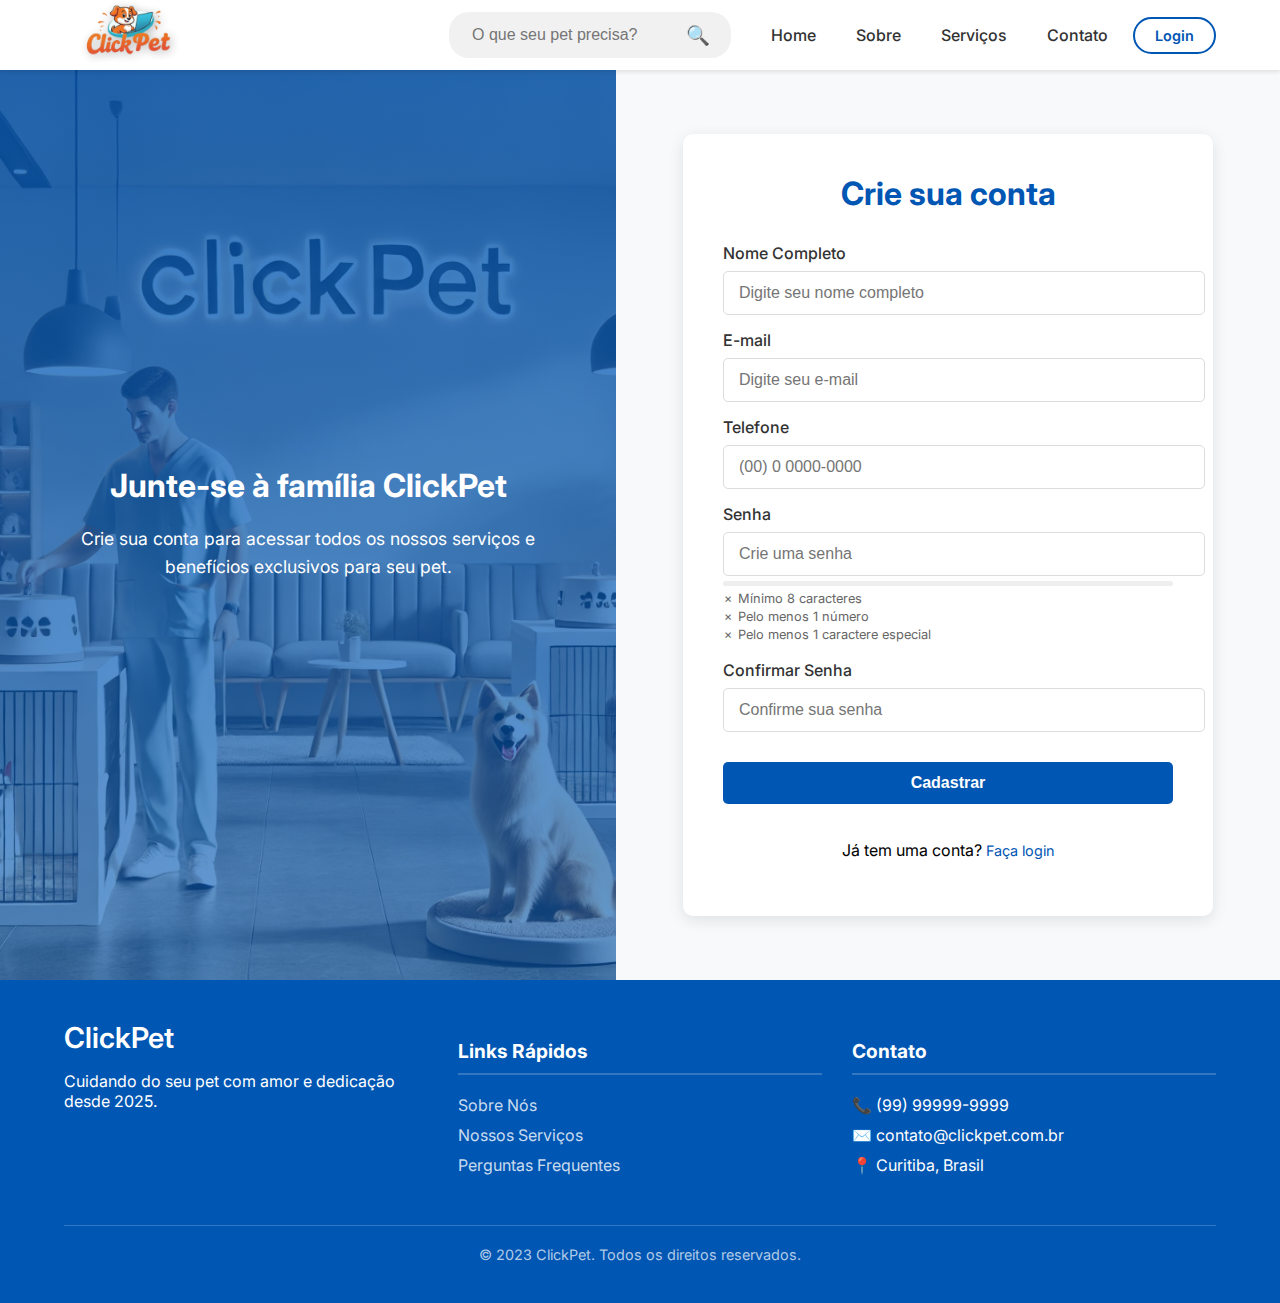
<file: cadastro.html>
<!DOCTYPE html>
<html lang="pt-BR">

<head>
    <meta charset="UTF-8">
    <meta name="viewport" content="width=device-width, initial-scale=1.0">
    <title>ClickPet - Cadastre-se</title>
    <link rel="stylesheet" href="style.css">
    <link rel="icon" type="image/x-icon" href="images/logoCachorroSemFundo.png">
</head>

<body>
    <header>
        <div class="header-container">
            <img src="images/logoSemFundo.png" alt="ClickPet Logo" class="logo">
            <div class="search-container"></div>
            <form class="search-bar">
                <input type="text" placeholder="O que seu pet precisa?" />
                <button type="submit">🔍</button>
            </form>
            <nav>
                <ul>
                    <li><a href="index.html">Home</a></li>
                    <li><a href="sobre.html">Sobre</a></li>
                    <li><a href="servico.html">Serviços</a></li>
                    <li><a href="contato.html">Contato</a></li>
                </ul>
            </nav>
            <a href="login.html" class="login-btn">Login</a>
        </div>
    </header>

    <div class="register-page">
        <div class="register-hero">
            <div class="hero-content">
                <h2>Junte-se à família ClickPet</h2>
                <p>Crie sua conta para acessar todos os nossos serviços e benefícios exclusivos para seu pet.</p>
            </div>
        </div>
        <div class="register-container">
            <div class="register-form-container">
                <h1>Crie sua conta</h1>
                <form class="register-form" id="registerForm">
                    <div class="form-group">
                        <label for="nome">Nome Completo</label>
                        <input type="text" id="nome" placeholder="Digite seu nome completo" required>
                        <div class="error-message" id="nomeError">Por favor, insira seu nome completo</div>
                    </div>
                    <div class="form-group">
                        <label for="email">E-mail</label>
                        <input type="email" id="email" placeholder="Digite seu e-mail" required>
                        <div class="error-message" id="emailError">Por favor, insira um e-mail válido</div>
                    </div>
                    <div class="form-group">
                        <label for="telefone">Telefone</label>
                        <input type="tel" id="telefone" placeholder="(00) 0 0000-0000" maxlength="16">
                        <div class="error-message" id="telefoneError">Por favor, insira um telefone válido (ex: (99) 9
                            9999-9999)</div>
                    </div>
                    <div class="form-group">
                        <label for="senha">Senha</label>
                        <input type="password" id="senha" placeholder="Crie uma senha" required>
                        <div class="password-strength">
                            <div class="password-strength-bar" id="passwordStrengthBar"></div>
                        </div>
                        <div class="password-requirements">
                            <div class="requirement">
                                <span class="requirement-icon" id="lengthIcon">✗</span>
                                <span>Mínimo 8 caracteres</span>
                            </div>
                            <div class="requirement">
                                <span class="requirement-icon" id="numberIcon">✗</span>
                                <span>Pelo menos 1 número</span>
                            </div>
                            <div class="requirement">
                                <span class="requirement-icon" id="specialIcon">✗</span>
                                <span>Pelo menos 1 caractere especial</span>
                            </div>
                        </div>
                        <div class="error-message" id="senhaError">A senha não atende aos requisitos</div>
                    </div>
                    <div class="form-group">
                        <label for="confirmar-senha">Confirmar Senha</label>
                        <input type="password" id="confirmar-senha" placeholder="Confirme sua senha" required>
                        <div class="error-message" id="confirmarSenhaError">As senhas não coincidem</div>
                    </div>
                    <button type="submit" class="register-btn">Cadastrar</button>
                </form>

                <div class="register-options">
                    <p>Já tem uma conta? <a href="login.html">Faça login</a></p>
                </div>
            </div>
        </div>
    </div>

    <footer style="margin-top: 0 !important;">
        <div class="footer-container">
            <div class="footer-section">
                <div class="footer-logo">ClickPet</div>
                <p>Cuidando do seu pet com amor e dedicação desde 2025.</p>
            </div>

            <div class="footer-section">
                <h3>Links Rápidos</h3>
                <ul>
                    <li><a href="sobre.html">Sobre Nós</a></li>
                    <li><a href="servico.html">Nossos Serviços</a></li>
                    <li><a href="faq.html">Perguntas Frequentes</a></li>
                </ul>
            </div>

            <div class="footer-section">
                <h3>Contato</h3>
                <ul>
                    <li>📞 (99) 99999-9999</li>
                    <li>✉️ contato@clickpet.com.br</li>
                    <li>📍 Curitiba, Brasil</li>
                </ul>
            </div>
        </div>

        <div class="copyright">
            &copy; 2023 ClickPet. Todos os direitos reservados.
        </div>
    </footer>

    <script>
        // Máscara para telefone celular brasileiro com 9 dígitos: (00) 0 0000-0000
        document.getElementById('telefone').addEventListener('input', function (e) {
            let x = e.target.value.replace(/\D/g, '').match(/(\d{0,2})(\d{0,1})(\d{0,4})(\d{0,4})/);
            e.target.value = !x[2] ? x[1] : '(' + x[1] + ') ' + x[2] + (x[3] ? ' ' + x[3] + (x[4] ? '-' + x[4] : '') : '');
        });

        // Função de validação do telefone
        function validatePhone(phone) {
            const re = /^\(\d{2}\) \d \d{4}-\d{4}$/;
            return re.test(phone);
        }

        // Validação de e-mail
        function validateEmail(email) {
            const re = /^[^\s@]+@[^\s@]+\.[^\s@]+$/;
            return re.test(email);
        }

        // Validação de senha
        function checkPasswordStrength(password) {
            let strength = 0;

            // Verifica o comprimento
            if (password.length >= 8) strength++;

            // Verifica se tem números
            if (/\d/.test(password)) strength++;

            // Verifica se tem caracteres especiais
            if (/[!@#$%^&*(),.?":{}|<>]/.test(password)) strength++;

            // Verifica se tem letras maiúsculas
            if (/[A-Z]/.test(password)) strength++;

            return strength;
        }

        // Atualiza a barra de força da senha
        document.getElementById('senha').addEventListener('input', function (e) {
            const password = e.target.value;
            const strength = checkPasswordStrength(password);
            const strengthBar = document.getElementById('passwordStrengthBar');

            // Atualiza a barra de força
            if (password.length === 0) {
                strengthBar.style.width = '0%';
                strengthBar.style.backgroundColor = '#eee';
            } else {
                const width = (strength / 4) * 100;
                strengthBar.style.width = width + '%';

                if (strength <= 1) {
                    strengthBar.style.backgroundColor = '#e74c3c'; // Vermelho
                } else if (strength === 2) {
                    strengthBar.style.backgroundColor = '#f39c12'; // Laranja
                } else if (strength === 3) {
                    strengthBar.style.backgroundColor = '#3498db'; // Azul
                } else {
                    strengthBar.style.backgroundColor = '#2ecc71'; // Verde
                }
            }

            // Atualiza os ícones de requisitos
            document.getElementById('lengthIcon').textContent = password.length >= 8 ? '✓' : '✗';
            document.getElementById('lengthIcon').className = password.length >= 8 ? 'requirement-icon requirement-met' : 'requirement-icon requirement-not-met';

            document.getElementById('numberIcon').textContent = /\d/.test(password) ? '✓' : '✗';
            document.getElementById('numberIcon').className = /\d/.test(password) ? 'requirement-icon requirement-met' : 'requirement-icon requirement-not-met';

            document.getElementById('specialIcon').textContent = /[!@#$%^&*(),.?":{}|<>]/.test(password) ? '✓' : '✗';
            document.getElementById('specialIcon').className = /[!@#$%^&*(),.?":{}|<>]/.test(password) ? 'requirement-icon requirement-met' : 'requirement-icon requirement-not-met';
        });

        // Validação do formulário
        document.getElementById('registerForm').addEventListener('submit', function (e) {
            e.preventDefault();
            let isValid = true;

            // Validação do nome
            const nome = document.getElementById('nome').value;
            const nomeError = document.getElementById('nomeError');
            if (nome.trim() === '') {
                nomeError.style.display = 'block';
                document.getElementById('nome').classList.add('input-error');
                isValid = false;
            } else {
                nomeError.style.display = 'none';
                document.getElementById('nome').classList.remove('input-error');
            }

            // Validação do e-mail
            const email = document.getElementById('email').value;
            const emailError = document.getElementById('emailError');
            if (!validateEmail(email)) {
                emailError.style.display = 'block';
                document.getElementById('email').classList.add('input-error');
                isValid = false;
            } else {
                emailError.style.display = 'none';
                document.getElementById('email').classList.remove('input-error');
            }

            // Validação da senha
            const senha = document.getElementById('senha').value;
            const senhaError = document.getElementById('senhaError');
            if (checkPasswordStrength(senha) < 3) { // Requer pelo menos 3 dos 4 critérios
                senhaError.style.display = 'block';
                document.getElementById('senha').classList.add('input-error');
                isValid = false;
            } else {
                senhaError.style.display = 'none';
                document.getElementById('senha').classList.remove('input-error');
            }

            // Validação de confirmação de senha
            const confirmarSenha = document.getElementById('confirmar-senha').value;
            const confirmarSenhaError = document.getElementById('confirmarSenhaError');
            if (senha !== confirmarSenha) {
                confirmarSenhaError.style.display = 'block';
                document.getElementById('confirmar-senha').classList.add('input-error');
                isValid = false;
            } else {
                confirmarSenhaError.style.display = 'none';
                document.getElementById('confirmar-senha').classList.remove('input-error');
            }

            // Se tudo estiver válido, pode enviar o formulário
            if (isValid) {
                alert('Cadastro realizado com sucesso!');
                // Aqui você pode adicionar o código para enviar o formulário
                // this.submit();
            }
        });

        // Validação em tempo real
        document.querySelectorAll('#registerForm input').forEach(input => {
            input.addEventListener('input', function () {
                const errorElement = document.getElementById(this.id + 'Error');
                if (errorElement) {
                    errorElement.style.display = 'none';
                    this.classList.remove('input-error');
                }
            });
        });
    </script>
</body>

</html>
</file>
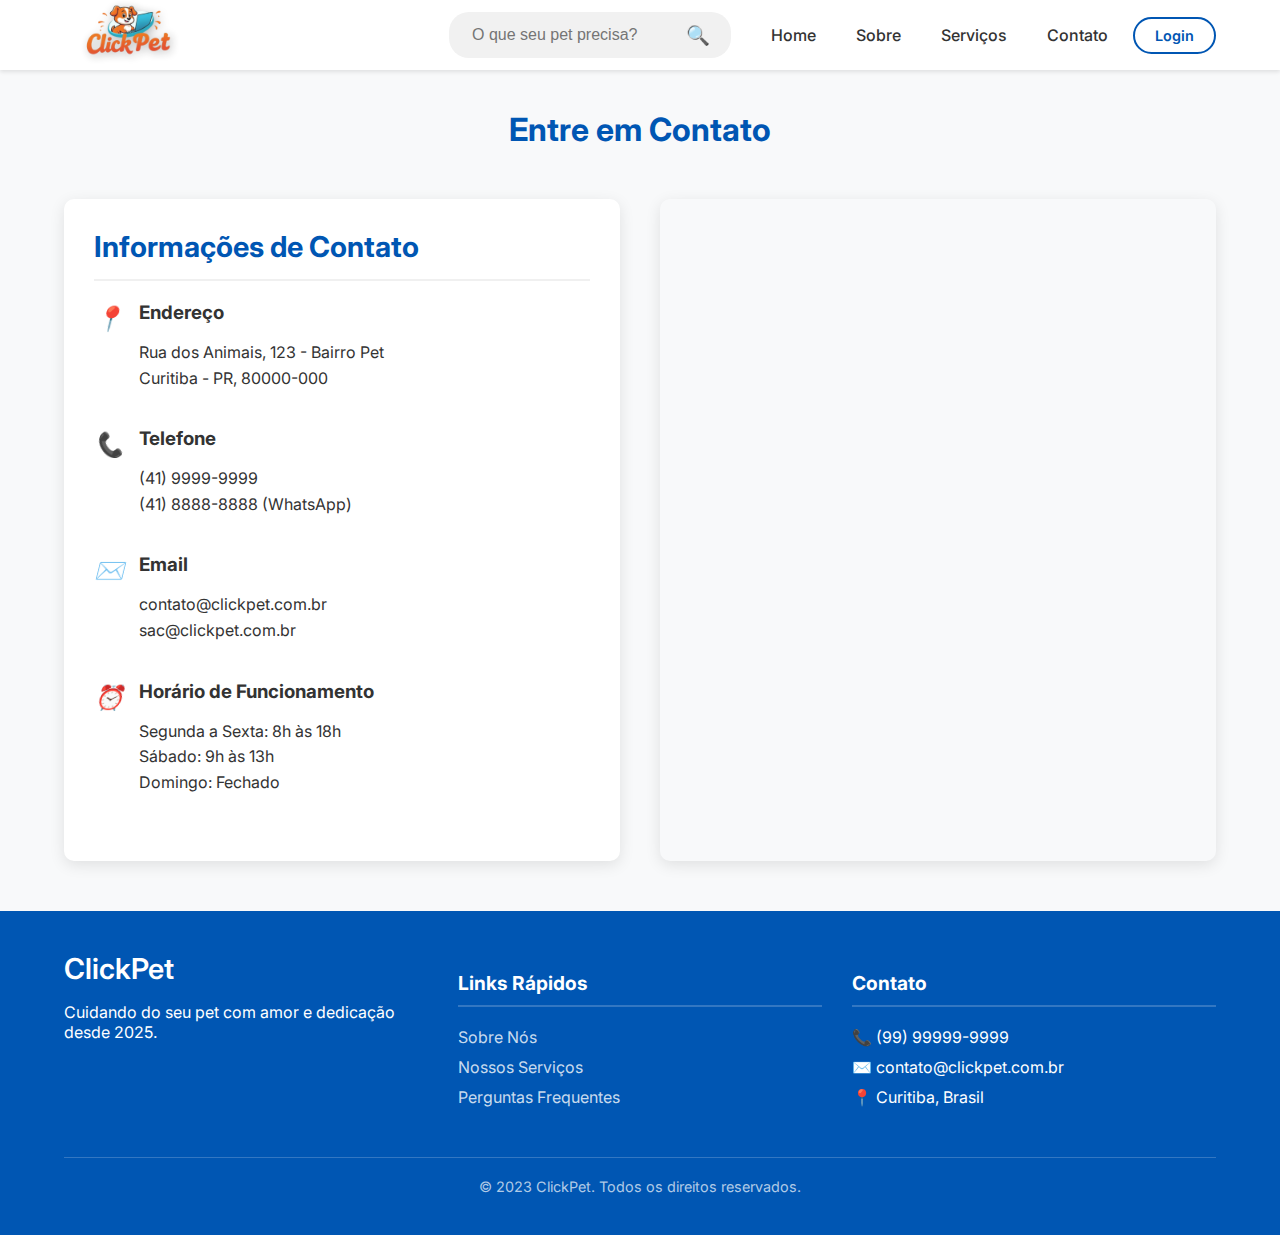
<file: contato.html>
<!DOCTYPE html>
<html lang="pt-BR">

<head>
    <meta charset="UTF-8">
    <meta name="viewport" content="width=device-width, initial-scale=1.0">
    <title>Contato - ClickPet</title>
    <link rel="stylesheet" href="style.css">
    <link rel="icon" type="image/x-icon" href="images/logoCachorroSemFundo.png">
</head>

<body>
    <header>
        <div class="header-container">
            <img src="images/logoSemFundo.png" alt="ClickPet Logo" class="logo">
            <div class="search-container"></div>
            <form class="search-bar">
                <input type="text" placeholder="O que seu pet precisa?" />
                <button type="submit">🔍</button>
            </form>
            <nav>
                <ul>
                    <li><a href="index.html">Home</a></li>
                    <li><a href="sobre.html">Sobre</a></li>
                    <li><a href="servico.html">Serviços</a></li>
                    <li><a href="contato.html">Contato</a></li>
                </ul>
            </nav>
            <a href="login.html" class="login-btn">Login</a>
        </div>
    </header>

    <main class="contato-container">
        <h1 class="title">Entre em Contato</h1>

        <div class="contato-content">
            <div class="info-contato">
                <h2>Informações de Contato</h2>

                <div class="contato-item">
                    <i>📍</i>
                    <div class="contato-text">
                        <h3>Endereço</h3>
                        <p>Rua dos Animais, 123 - Bairro Pet<br>Curitiba - PR, 80000-000</p>
                    </div>
                </div>

                <div class="contato-item">
                    <i>📞</i>
                    <div class="contato-text">
                        <h3>Telefone</h3>
                        <p>(41) 9999-9999<br>(41) 8888-8888 (WhatsApp)</p>
                    </div>
                </div>

                <div class="contato-item">
                    <i>✉️</i>
                    <div class="contato-text">
                        <h3>Email</h3>
                        <p>contato@clickpet.com.br<br>sac@clickpet.com.br</p>
                    </div>
                </div>

                <div class="contato-item">
                    <i>⏰</i>
                    <div class="contato-text">
                        <h3>Horário de Funcionamento</h3>
                        <p>Segunda a Sexta: 8h às 18h<br>Sábado: 9h às 13h<br>Domingo: Fechado</p>
                    </div>
                </div>
            </div>

            <div class="mapa">
                <iframe
                    src="https://www.google.com/maps/embed?pb=!1m18!1m12!1m3!1d3603.073392715155!2d-49.2695201!3d-25.4288547!2m3!1f0!2f0!3f0!3m2!1i1024!2i768!4f13.1!3m3!1m2!1s0x94dce4135a3a9345%3A0xbbb86cb5be4b4b3b!2sMaph%20Hotel!5e0!3m2!1spt-BR!2sbr!4v1712164549103!5m2!1spt-BR!2sbr"></iframe>
            </div>
        </div>
    </main>

    <footer>
        <div class="footer-container">
            <div class="footer-section">
                <div class="footer-logo">ClickPet</div>
                <p>Cuidando do seu pet com amor e dedicação desde 2025.</p>
            </div>

            <div class="footer-section">
                <h3>Links Rápidos</h3>
                <ul>
                    <li><a href="sobre.html">Sobre Nós</a></li>
                    <li><a href="servico.html">Nossos Serviços</a></li>
                    <li><a href="faq.html">Perguntas Frequentes</a></li>
                </ul>
            </div>

            <div class="footer-section">
                <h3>Contato</h3>
                <ul>
                    <li>📞 (99) 99999-9999</li>
                    <li>✉️ contato@clickpet.com.br</li>
                    <li>📍 Curitiba, Brasil</li>
                </ul>
            </div>
        </div>

        <div class="copyright">
            &copy; 2023 ClickPet. Todos os direitos reservados.
        </div>
    </footer>
</body>

</html>
</file>
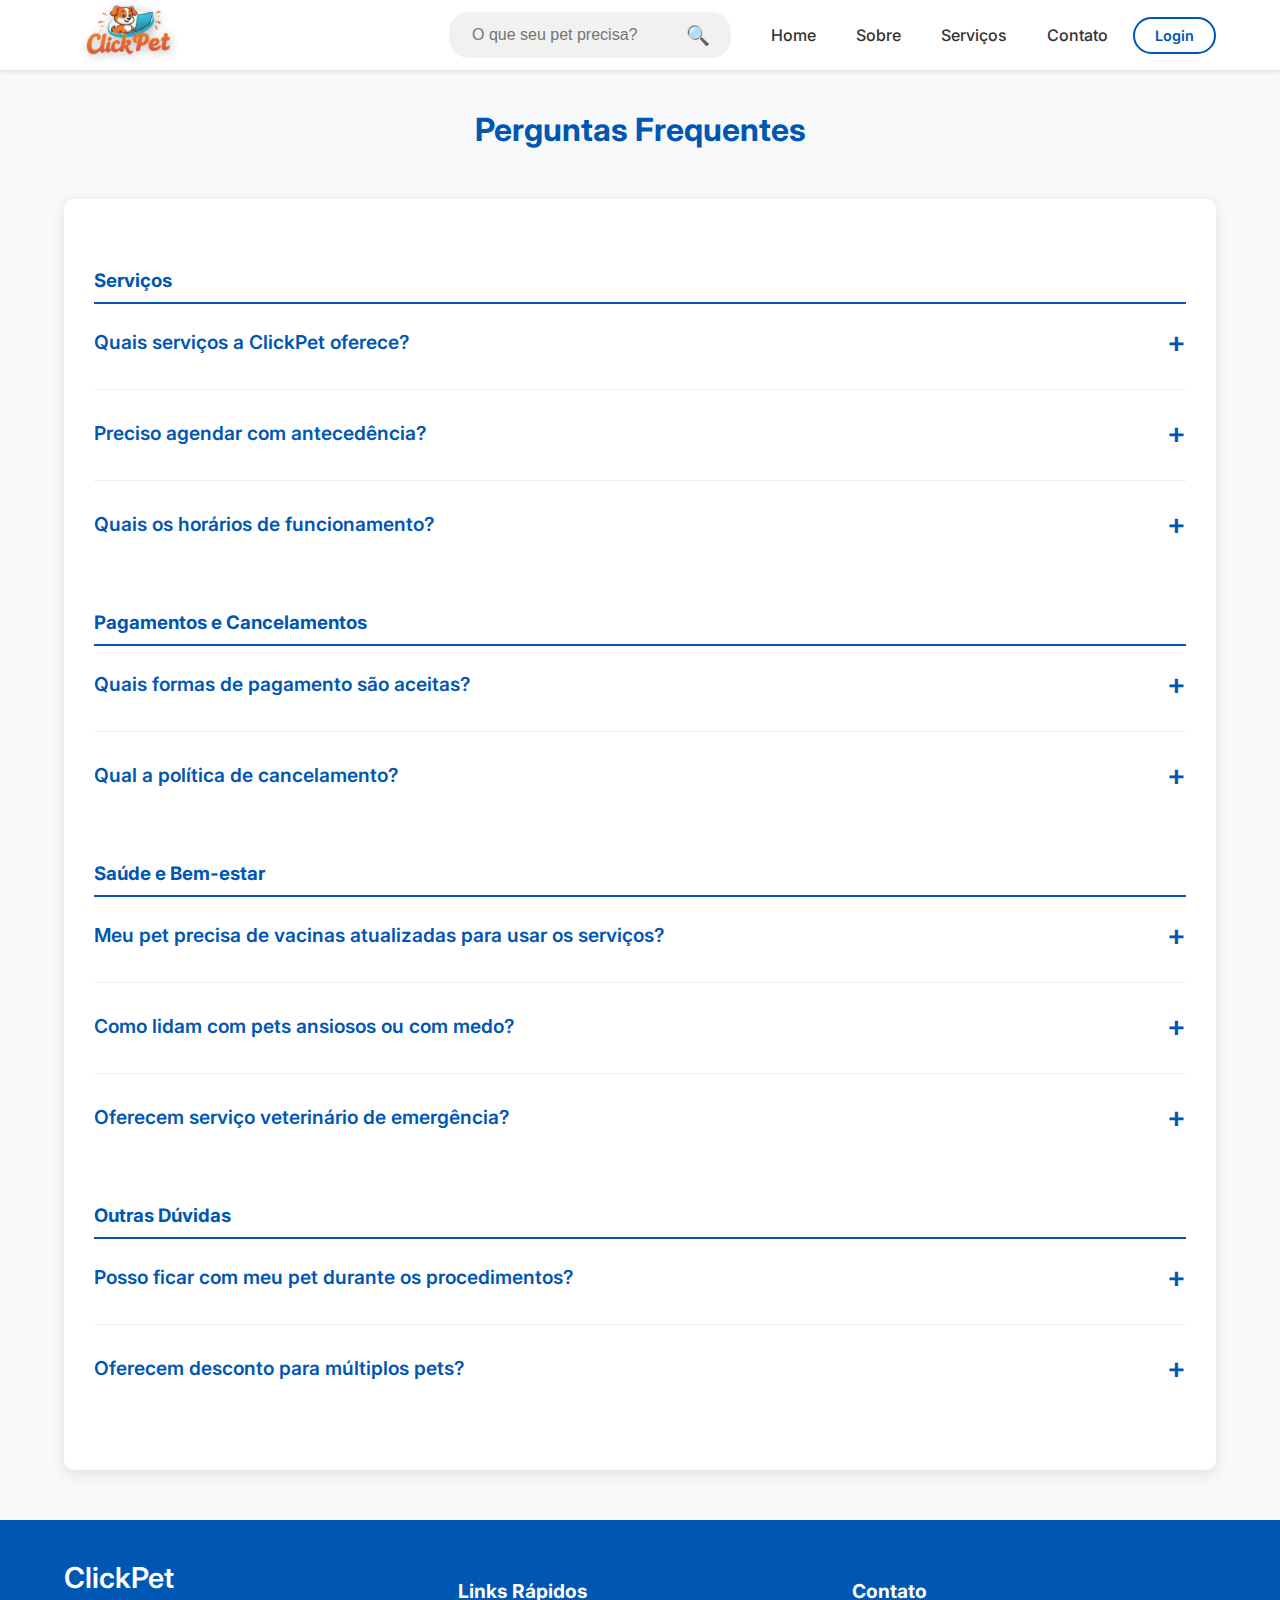
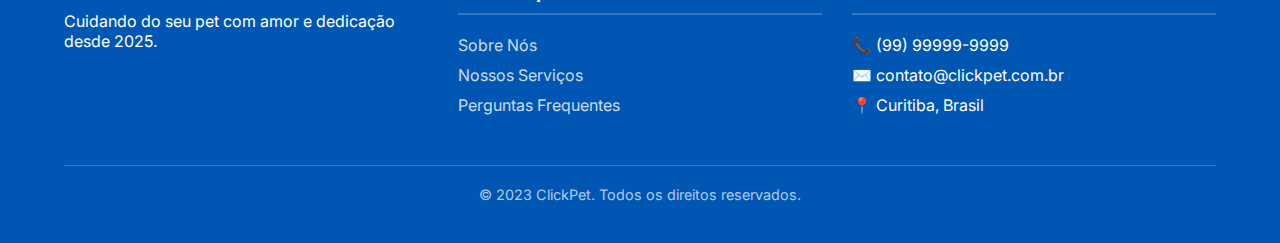
<file: faq.html>
<!DOCTYPE html>
<html lang="pt-BR">

<head>
    <meta charset="UTF-8">
    <meta name="viewport" content="width=device-width, initial-scale=1.0">
    <title>FAQ - ClickPet</title>
    <link rel="stylesheet" href="style.css">
    <link rel="icon" type="image/x-icon" href="images/logoCachorroSemFundo.png">
</head>

<body>
    <header>
        <div class="header-container">
            <img src="images/logoSemFundo.png" alt="ClickPet Logo" class="logo">
            <div class="search-container"></div>
            <form class="search-bar">
                <input type="text" placeholder="O que seu pet precisa?" />
                <button type="submit">🔍</button>
            </form>
            <nav>
                <ul>
                    <li><a href="index.html">Home</a></li>
                    <li><a href="sobre.html">Sobre</a></li>
                    <li><a href="servico.html">Serviços</a></li>
                    <li><a href="contato.html">Contato</a></li>
                </ul>
            </nav>
            <a href="login.html" class="login-btn">Login</a>
        </div>
    </header>

    <main>
        <section class="faq-container">
            <h1 class="title">Perguntas Frequentes
            </h1>
            <div class="faq-content">
                <div class="faq-category">
                    <h3>Serviços</h3>

                    <div class="faq-item">
                        <div class="faq-question">Quais serviços a ClickPet oferece?</div>
                        <div class="faq-answer">
                            <p>Oferecemos banho e tosa profissional, consultas veterinárias, hospedagem para pets,
                                adestramento básico e venda de produtos de qualidade para seu animal de estimação.</p>
                        </div>
                    </div>

                    <div class="faq-item">
                        <div class="faq-question">Preciso agendar com antecedência?</div>
                        <div class="faq-answer">
                            <p>Recomendamos agendar com pelo menos 24h de antecedência para garantir disponibilidade,
                                especialmente para fins de semana e feriados. Para emergências veterinárias, atendemos
                                sem agendamento.</p>
                        </div>
                    </div>

                    <div class="faq-item">
                        <div class="faq-question">Quais os horários de funcionamento?</div>
                        <div class="faq-answer">
                            <p>Funcionamos de segunda a sexta das 8h às 18h, e aos sábados das 9h às 13h. O hotel para
                                pets funciona 24h para hóspedes.</p>
                        </div>
                    </div>
                </div>

                <div class="faq-category">
                    <h3>Pagamentos e Cancelamentos</h3>

                    <div class="faq-item">
                        <div class="faq-question">Quais formas de pagamento são aceitas?</div>
                        <div class="faq-answer">
                            <p>Aceitamos cartões de crédito (todas as bandeiras), débito, PIX, transferência bancária e
                                dinheiro.</p>
                        </div>
                    </div>

                    <div class="faq-item">
                        <div class="faq-question">Qual a política de cancelamento?</div>
                        <div class="faq-answer">
                            <p>Para cancelar sem multa, notifique com pelo menos 12h de antecedência. Cancelamentos em
                                cima da hora podem ser cobrados em 50% do valor do serviço.</p>
                        </div>
                    </div>
                </div>

                <div class="faq-category">
                    <h3>Saúde e Bem-estar</h3>

                    <div class="faq-item">
                        <div class="faq-question">Meu pet precisa de vacinas atualizadas para usar os serviços?</div>
                        <div class="faq-answer">
                            <p>Sim, para a segurança de todos os animais, exigimos a carteirinha de vacinação
                                atualizada, especialmente para banho, tosa e hospedagem.</p>
                        </div>
                    </div>

                    <div class="faq-item">
                        <div class="faq-question">Como lidam com pets ansiosos ou com medo?</div>
                        <div class="faq-answer">
                            <p>Nossos profissionais são treinados para lidar com animais ansiosos. Usamos técnicas de
                                aproximação gradual, ambientes tranquilos e, quando necessário, podemos recomendar
                                auxílio de um veterinário comportamental.</p>
                        </div>
                    </div>

                    <div class="faq-item">
                        <div class="faq-question">Oferecem serviço veterinário de emergência?</div>
                        <div class="faq-answer">
                            <p>Sim, temos plantão 24h para emergências veterinárias. Entre em contato pelo telefone (99)
                                99999-9999 em caso de urgências.</p>
                        </div>
                    </div>
                </div>

                <div class="faq-category">
                    <h3>Outras Dúvidas</h3>

                    <div class="faq-item">
                        <div class="faq-question">Posso ficar com meu pet durante os procedimentos?</div>
                        <div class="faq-answer">
                            <p>Na maioria dos casos sim, exceto durante exames ou procedimentos que exigem concentração
                                do veterinário. Para banho e tosa, a presença do tutor pode deixar alguns animais mais
                                agitados.</p>
                        </div>
                    </div>

                    <div class="faq-item">
                        <div class="faq-question">Oferecem desconto para múltiplos pets?</div>
                        <div class="faq-answer">
                            <p>Sim, oferecemos 15% de desconto no segundo pet e 20% a partir do terceiro pet da mesma
                                família para serviços de banho, tosa e hospedagem.</p>
                        </div>
                    </div>
                </div>
            </div>
        </section>
    </main>

    <footer>
        <div class="footer-container">
            <div class="footer-section">
                <div class="footer-logo">ClickPet</div>
                <p>Cuidando do seu pet com amor e dedicação desde 2025.</p>
            </div>

            <div class="footer-section">
                <h3>Links Rápidos</h3>
                <ul>
                    <li><a href="sobre.html">Sobre Nós</a></li>
                    <li><a href="servico.html">Nossos Serviços</a></li>
                    <li><a href="faq.html">Perguntas Frequentes</a></li>
                </ul>
            </div>

            <div class="footer-section">
                <h3>Contato</h3>
                <ul>
                    <li>📞 (99) 99999-9999</li>
                    <li>✉️ contato@clickpet.com.br</li>
                    <li>📍 Curitiba, Brasil</li>
                </ul>
            </div>
        </div>

        <div class="copyright">
            &copy; 2023 ClickPet. Todos os direitos reservados.
        </div>
    </footer>

    <script>
        document.querySelectorAll('.faq-question').forEach(question => {
            question.addEventListener('click', () => {
                const answer = question.nextElementSibling;
                const isActive = question.classList.contains('active');

                document.querySelectorAll('.faq-question').forEach(q => {
                    q.classList.remove('active');
                    q.nextElementSibling.classList.remove('show');
                });

                if (!isActive) {
                    question.classList.add('active');
                    answer.classList.add('show');
                }
            });
        });
    </script>
</body>

</html>
</file>
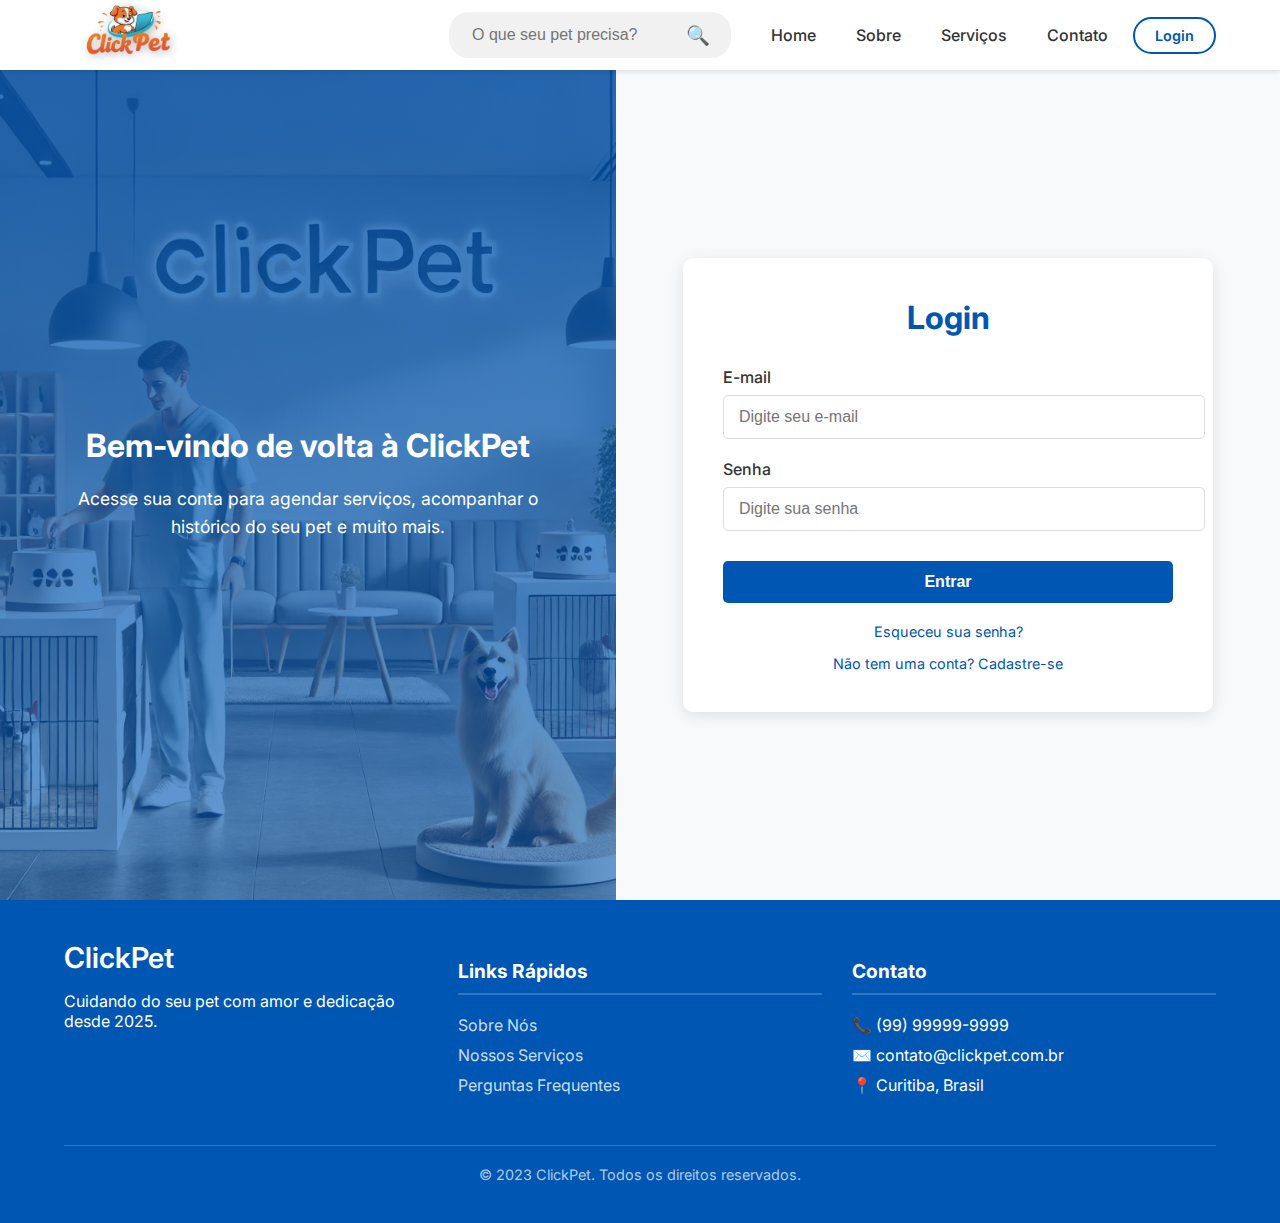
<file: login.html>
<!DOCTYPE html>
<html lang="pt-BR">

<head>
    <meta charset="UTF-8">
    <meta name="viewport" content="width=device-width, initial-scale=1.0">
    <title>ClickPet - Login</title>
    <link rel="stylesheet" href="style.css">
    <link rel="icon" type="image/x-icon" href="images/logoCachorroSemFundo.png">
</head>

<body>
    <header>
        <div class="header-container">
            <img src="images/logoSemFundo.png" alt="ClickPet Logo" class="logo">
            <div class="search-container"></div>
            <form class="search-bar">
                <input type="text" placeholder="O que seu pet precisa?" />
                <button type="submit">🔍</button>
            </form>
            <nav>
                <ul>
                    <li><a href="index.html">Home</a></li>
                    <li><a href="sobre.html">Sobre</a></li>
                    <li><a href="servico.html">Serviços</a></li>
                    <li><a href="contato.html">Contato</a></li>
                </ul>
            </nav>
            <a href="login.html" class="login-btn">Login</a>
        </div>
    </header>

    <div class="login-page">
        <div class="login-hero">
            <div class="hero-content">
                <h2>Bem-vindo de volta à ClickPet</h2>
                <p>Acesse sua conta para agendar serviços, acompanhar o histórico do seu pet e muito mais.</p>
            </div>
        </div>
        <div class="login-container">
            <div class="login-form-container">
                <h1>Login</h1>
                <form class="login-form">
                    <div class="form-group">
                        <label for="email">E-mail</label>
                        <input type="email" id="email" placeholder="Digite seu e-mail" required>
                    </div>
                    <div class="form-group">
                        <label for="senha">Senha</label>
                        <input type="password" id="senha" placeholder="Digite sua senha" required>
                    </div>
                    <button type="submit" class="login-btn-2">Entrar</button>
                </form>

                <div class="login-options">
                    <a href="#">Esqueceu sua senha?</a>
                    <a href="cadastro.html">Não tem uma conta? Cadastre-se</a>
                </div>
            </div>
        </div>
    </div>

    <footer style="margin-top: 0 !important;">
        <div class="footer-container">
            <div class="footer-section">
                <div class="footer-logo">ClickPet</div>
                <p>Cuidando do seu pet com amor e dedicação desde 2025.</p>
            </div>

            <div class="footer-section">
                <h3>Links Rápidos</h3>
                <ul>
                    <li><a href="sobre.html">Sobre Nós</a></li>
                    <li><a href="servico.html">Nossos Serviços</a></li>
                    <li><a href="faq.html">Perguntas Frequentes</a></li>
                </ul>
            </div>

            <div class="footer-section">
                <h3>Contato</h3>
                <ul>
                    <li>📞 (99) 99999-9999</li>
                    <li>✉️ contato@clickpet.com.br</li>
                    <li>📍 Curitiba, Brasil</li>
                </ul>
            </div>
        </div>

        <div class="copyright">
            &copy; 2023 ClickPet. Todos os direitos reservados.
        </div>
    </footer>
</body>

</html>
</file>
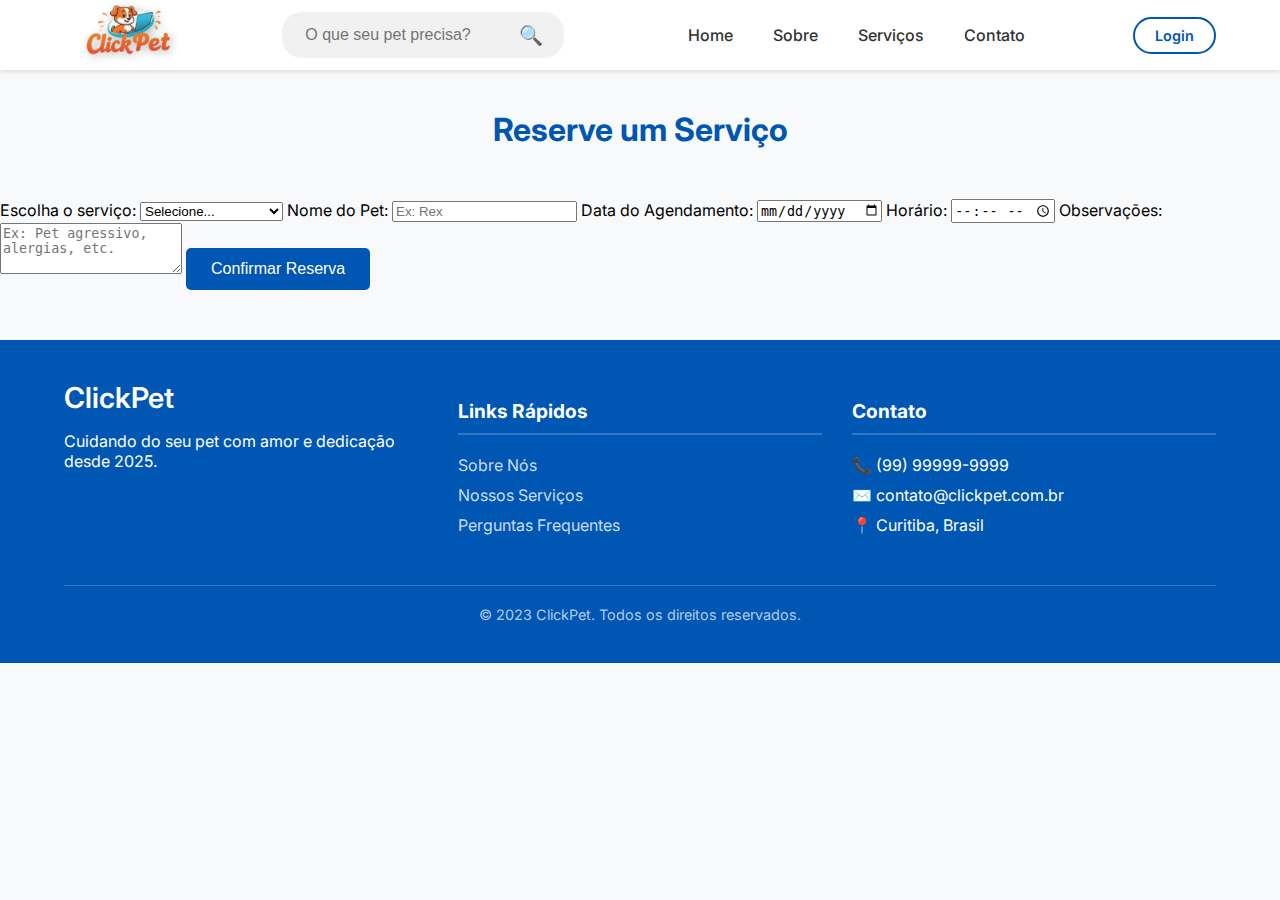
<file: reserva.html>
<!DOCTYPE html>
<html lang="pt-BR">
<head>
    <meta charset="UTF-8">
    <meta name="viewport" content="width=device-width, initial-scale=1.0">
    <title>Reserva de Serviços - ClickPet</title>
    <link rel="stylesheet" href="style.css">
    <link rel="icon" type="image/x-icon" href="images/logoCachorroSemFundo.png">
</head>
<body>
    <header>
        <div class="header-container">
            <img src="images/logoSemFundo.png" alt="ClickPet Logo" class="logo">
            <form class="search-bar">
                <input type="text" placeholder="O que seu pet precisa?" />
                <button type="submit">🔍</button>
            </form>
            <nav>
                <ul>
                    <li><a href="index.html">Home</a></li>
                    <li><a href="sobre.html">Sobre</a></li>
                    <li><a href="servico.html">Serviços</a></li>
                    <li><a href="contato.html">Contato</a></li>
                </ul>
            </nav>
            <a href="login.html" class="login-btn">Login</a>
        </div>
    </header>

    <main class="reserva-container">
        <h1 class="title">Reserve um Serviço</h1>
        <form class="reserva-form" action="#" method="POST">
            <label for="servico">Escolha o serviço:</label>
            <select id="servico" name="servico" required>
                <option value="">Selecione...</option>
                <option value="banho">Banho Completo</option>
                <option value="tosa">Tosa Higiênica</option>
                <option value="veterinario">Consulta Veterinária</option>
            </select>

            <label for="pet-nome">Nome do Pet:</label>
            <input type="text" id="pet-nome" name="pet-nome" required placeholder="Ex: Rex">

            <label for="data">Data do Agendamento:</label>
            <input type="date" id="data" name="data" required>

            <label for="hora">Horário:</label>
            <input type="time" id="hora" name="hora" required>

            <label for="observacoes">Observações:</label>
            <textarea id="observacoes" name="observacoes" rows="3" placeholder="Ex: Pet agressivo, alergias, etc."></textarea>

            <button type="submit" class="btn-reserva">Confirmar Reserva</button>
        </form>
    </main>

    <footer>
        <div class="footer-container">
            <div class="footer-section">
                <div class="footer-logo">ClickPet</div>
                <p>Cuidando do seu pet com amor e dedicação desde 2025.</p>
            </div>
            <div class="footer-section">
                <h3>Links Rápidos</h3>
                <ul>
                    <li><a href="sobre.html">Sobre Nós</a></li>
                    <li><a href="servico.html">Nossos Serviços</a></li>
                    <li><a href="faq.html">Perguntas Frequentes</a></li>
                </ul>
            </div>
            <div class="footer-section">
                <h3>Contato</h3>
                <ul>
                    <li>📞 (99) 99999-9999</li>
                    <li>✉️ contato@clickpet.com.br</li>
                    <li>📍 Curitiba, Brasil</li>
                </ul>
            </div>
        </div>
        <div class="copyright">
            &copy; 2023 ClickPet. Todos os direitos reservados.
        </div>
    </footer>
    <script>
        window.addEventListener('DOMContentLoaded', function() {
            const params = new URLSearchParams(window.location.search);
            const servico = params.get('servico');
            if (servico) {
                document.getElementById('servico').value = servico;
            }
        });
    </script>
</body>
</html>
</file>
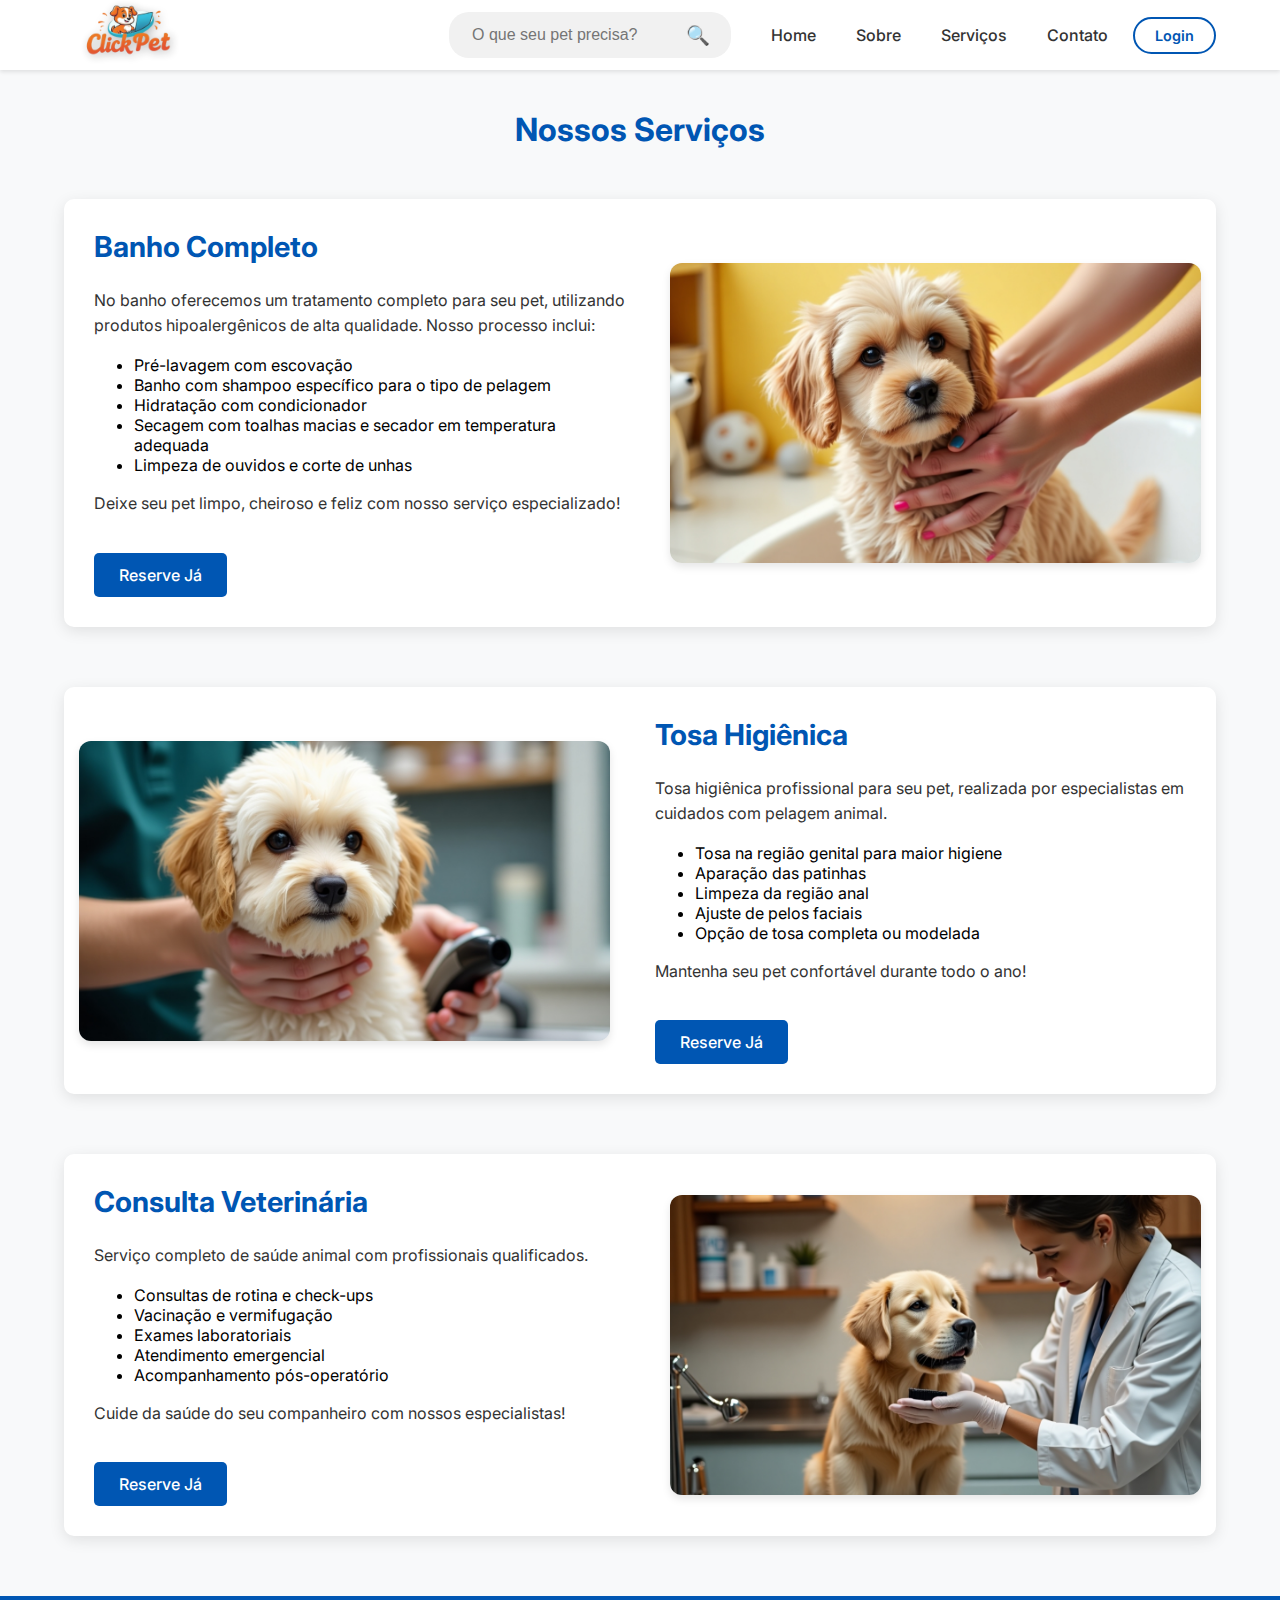
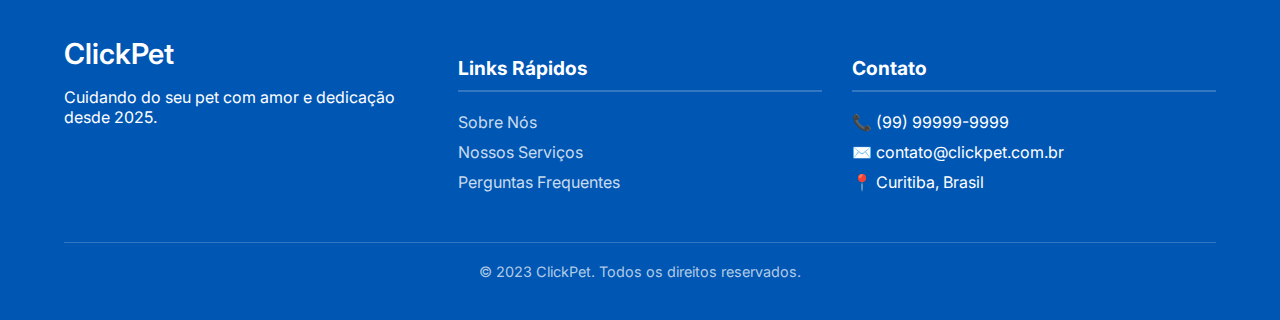
<file: servico.html>
<!DOCTYPE html>
<html lang="pt-BR">

<head>
    <meta charset="UTF-8">
    <meta name="viewport" content="width=device-width, initial-scale=1.0">
    <title>Serviços - ClickPet</title>
    <link rel="stylesheet" href="style.css">
    <link rel="icon" type="image/x-icon" href="images/logoCachorroSemFundo.png">
</head>

<bod<header>
    <div class="header-container">
        <img src="images/logoSemFundo.png" alt="ClickPet Logo" class="logo">
        <div class="search-container"></div>
        <form class="search-bar">
            <input type="text" placeholder="O que seu pet precisa?" />
            <button type="submit">🔍</button>
        </form>
        <nav>
            <ul>
                <li><a href="index.html">Home</a></li>
                <li><a href="sobre.html">Sobre</a></li>
                <li><a href="servico.html">Serviços</a></li>
                <li><a href="contato.html">Contato</a></li>
            </ul>
        </nav>
        <a href="login.html" class="login-btn">Login</a>
    </div>
    </header>

    <main class="servicos-container">
        <h1 class="title">Nossos Serviços</h1>

        <!-- Serviço 1 - Banho -->
        <div class="servico">
            <div class="servico-imagem" style="background-image: url('images/cachorro.png');"></div>
            <div class="servico-conteudo">
                <h2>Banho Completo</h2>
                <p>No banho oferecemos um tratamento completo para seu pet, utilizando produtos hipoalergênicos de alta
                    qualidade. Nosso processo inclui:</p>
                <ul>
                    <li>Pré-lavagem com escovação</li>
                    <li>Banho com shampoo específico para o tipo de pelagem</li>
                    <li>Hidratação com condicionador</li>
                    <li>Secagem com toalhas macias e secador em temperatura adequada</li>
                    <li>Limpeza de ouvidos e corte de unhas</li>
                </ul>
                <p>Deixe seu pet limpo, cheiroso e feliz com nosso serviço especializado!</p>
                <a href="reserva.html?servico=banho" class="btn-reserva">Reserve Já</a>
            </div>
        </div>

        <!-- Serviço 2 - Tosa -->
        <div class="servico">
            <div class="servico-imagem" style="background-image: url('images/cachorroTosa.png');"></div>
            <div class="servico-conteudo">
                <h2>Tosa Higiênica</h2>
                <p>Tosa higiênica profissional para seu pet, realizada por especialistas em cuidados com pelagem animal.
                </p>
                <ul>
                    <li>Tosa na região genital para maior higiene</li>
                    <li>Aparação das patinhas</li>
                    <li>Limpeza da região anal</li>
                    <li>Ajuste de pelos faciais</li>
                    <li>Opção de tosa completa ou modelada</li>
                </ul>
                <p>Mantenha seu pet confortável durante todo o ano!</p>
                <a href="reserva.html?servico=tosa" class="btn-reserva">Reserve Já</a>
            </div>
        </div>

        <!-- Serviço 3 - Veterinário -->
        <div class="servico">
            <div class="servico-imagem" style="background-image: url('images/cachorroConsulta.png');"></div>
            <div class="servico-conteudo">
                <h2>Consulta Veterinária</h2>
                <p>Serviço completo de saúde animal com profissionais qualificados.</p>
                <ul>
                    <li>Consultas de rotina e check-ups</li>
                    <li>Vacinação e vermifugação</li>
                    <li>Exames laboratoriais</li>
                    <li>Atendimento emergencial</li>
                    <li>Acompanhamento pós-operatório</li>
                </ul>
                <p>Cuide da saúde do seu companheiro com nossos especialistas!</p>
                <a href="reserva.html?servico=veterinario" class="btn-reserva">Reserve Já</a>
            </div>
        </div>
    </main>

    <footer>
        <div class="footer-container">
            <div class="footer-section">
                <div class="footer-logo">ClickPet</div>
                <p>Cuidando do seu pet com amor e dedicação desde 2025.</p>
            </div>

            <div class="footer-section">
                <h3>Links Rápidos</h3>
                <ul>
                    <li><a href="sobre.html">Sobre Nós</a></li>
                    <li><a href="servico.html">Nossos Serviços</a></li>
                    <li><a href="faq.html">Perguntas Frequentes</a></li>
                </ul>
            </div>

            <div class="footer-section">
                <h3>Contato</h3>
                <ul>
                    <li>📞 (99) 99999-9999</li>
                    <li>✉️ contato@clickpet.com.br</li>
                    <li>📍 Curitiba, Brasil</li>
                </ul>
            </div>
        </div>

        <div class="copyright">
            &copy; 2023 ClickPet. Todos os direitos reservados.
        </div>
    </footer>
    </body>

</html>
</file>
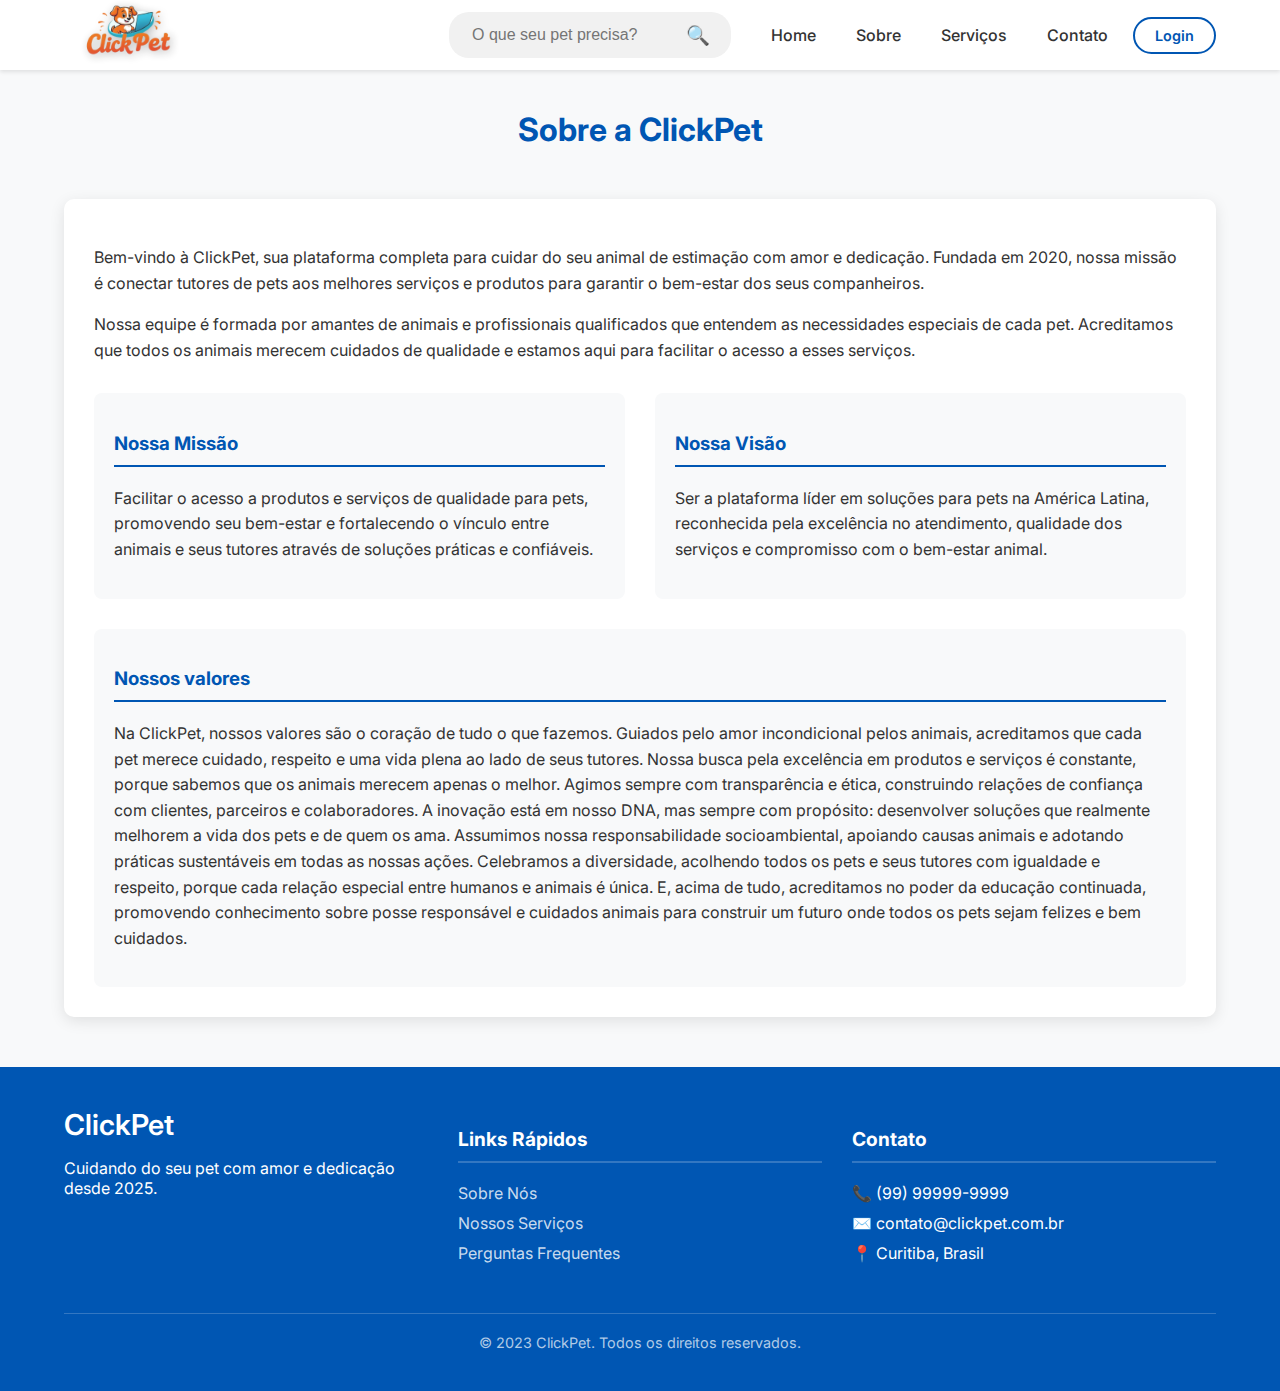
<file: sobre.html>
<!DOCTYPE html>
<html lang="pt-BR">

<head>
    <meta charset="UTF-8">
    <meta name="viewport" content="width=device-width, initial-scale=1.0">
    <title>Sobre - ClickPet</title>
    <link rel="stylesheet" href="style.css">
    <link rel="icon" type="image/x-icon" href="images/logoCachorroSemFundo.png">
</head>

<body>
    <header>
        <div class="header-container">
            <img src="images/logoSemFundo.png" alt="ClickPet Logo" class="logo">
            <div class="search-container"></div>
            <form class="search-bar">
                <input type="text" placeholder="O que seu pet precisa?" />
                <button type="submit">🔍</button>
            </form>
            <nav>
                <ul>
                    <li><a href="index.html">Home</a></li>
                    <li><a href="sobre.html">Sobre</a></li>
                    <li><a href="servico.html">Serviços</a></li>
                    <li><a href="contato.html">Contato</a></li>
                </ul>
            </nav>
            <a href="login.html" class="login-btn">Login</a>
        </div>
    </header>

    <main>
        <section id="sobre" class="sobre-container">
            <h1 class="title">Sobre a ClickPet</h1>
            <div class="sobre-content">
                <p>Bem-vindo à ClickPet, sua plataforma completa para cuidar do seu animal de estimação com amor e
                    dedicação. Fundada em 2020, nossa missão é conectar tutores de pets aos melhores serviços e produtos
                    para garantir o bem-estar dos seus companheiros.</p>

                <p>Nossa equipe é formada por amantes de animais e profissionais qualificados que entendem as
                    necessidades especiais de cada pet. Acreditamos que todos os animais merecem cuidados de qualidade e
                    estamos aqui para facilitar o acesso a esses serviços.</p>

                <div class="missao-visao">
                    <div class="missao">
                        <h3>Nossa Missão</h3>
                        <p>Facilitar o acesso a produtos e serviços de qualidade para pets, promovendo seu bem-estar e
                            fortalecendo o vínculo entre animais e seus tutores através de soluções práticas e
                            confiáveis.</p>
                    </div>
                    <div class="visao">
                        <h3>Nossa Visão</h3>
                        <p>Ser a plataforma líder em soluções para pets na América Latina, reconhecida pela excelência
                            no atendimento, qualidade dos serviços e compromisso com o bem-estar animal.</p>
                    </div>
                </div>
                <div class="missao-visao">
                    <div class="missao">
                        <h3>Nossos valores</h3>
                        <p>Na ClickPet, nossos valores são o coração de tudo o que fazemos. Guiados pelo amor
                            incondicional pelos animais, acreditamos que cada pet merece cuidado, respeito e uma vida
                            plena ao lado de seus tutores. Nossa busca pela excelência em produtos e serviços é
                            constante, porque sabemos que os animais merecem apenas o melhor. Agimos sempre com
                            transparência e ética, construindo relações de confiança com clientes, parceiros e
                            colaboradores. A inovação está em nosso DNA, mas sempre com propósito: desenvolver soluções
                            que realmente melhorem a vida dos pets e de quem os ama. Assumimos nossa responsabilidade
                            socioambiental, apoiando causas animais e adotando práticas sustentáveis em todas as nossas
                            ações. Celebramos a diversidade, acolhendo todos os pets e seus tutores com igualdade e
                            respeito, porque cada relação especial entre humanos e animais é única. E, acima de tudo,
                            acreditamos no poder da educação continuada, promovendo conhecimento sobre posse responsável
                            e cuidados animais para construir um futuro onde todos os pets sejam felizes e bem cuidados.
                        </p>
                    </div>
                </div>
            </div>
        </section>
    </main>

    <footer>
        <div class="footer-container">
            <div class="footer-section">
                <div class="footer-logo">ClickPet</div>
                <p>Cuidando do seu pet com amor e dedicação desde 2025.</p>
            </div>

            <div class="footer-section">
                <h3>Links Rápidos</h3>
                <ul>
                    <li><a href="sobre.html">Sobre Nós</a></li>
                    <li><a href="servico.html">Nossos Serviços</a></li>
                    <li><a href="faq.html">Perguntas Frequentes</a></li>
                </ul>
            </div>

            <div class="footer-section">
                <h3>Contato</h3>
                <ul>
                    <li>📞 (99) 99999-9999</li>
                    <li>✉️ contato@clickpet.com.br</li>
                    <li>📍 Curitiba, Brasil</li>
                </ul>
            </div>
        </div>

        <div class="copyright">
            &copy; 2023 ClickPet. Todos os direitos reservados.
        </div>
    </footer>
</body>

</html>
</file>
<file: style.css>
@import url('https://fonts.googleapis.com/css2?family=Inter:wght@300;400;600&display=swap');

body {
    font-family: 'Inter', sans-serif;
    background-color: #f8f9fa;
    margin: 0;
    padding: 0;
}

.header-container {
    display: flex;
    justify-content: space-between;
    align-items: center;
    padding: 0 5%;
    background-color: white;
    box-shadow: 0px 2px 4px rgba(0, 0, 0, 0.1);
    height: 70px;
    position: relative;
}

.search-container {
    margin-left: auto;
    margin-right: 20px;
}

.header-right {
    display: flex;
    align-items: center;
    gap: 15px;
    padding-top: 5px;
}

h1 {
    margin: 0;
    font-size: 2em;
    color: #0056b3;
}

.search-bar {
    display: flex;
    align-items: center;
    background: #f1f1f1;
    border-radius: 20px;
    padding: 6px 15px;
    margin-right: 30px;
}

.search-bar input {
    border: none;
    outline: none;
    padding: 8px;
    background: none;
    width: 200px;
    font-size: 1em;
}

.search-bar button {
    border: none;
    background: none;
    cursor: pointer;
    font-size: 1.2em;
}

.logo {
    width: 100px;
    height: auto;
    margin: 0 20px 0 15px;
    padding: 0;
    opacity: 0.9;
    filter: drop-shadow(2px 2px 5px rgba(0, 0, 0, 0.3));
    transition: transform 0.2s ease-in-out;
    transform: translateY(-5px);
}

.logo:hover {
    transform: scale(1.05);
    opacity: 1;
}

nav ul {
    list-style: none;
    padding: 0;
    margin: 0;
    display: flex;
    justify-content: center;
    gap: 20px;
}

nav ul li {
    display: inline;
}

nav ul li a {
    text-decoration: none;
    color: #333;
    font-weight: 500;
    font-size: 1em;
    transition: 0.3s;
    padding: 6px 10px;
    display: block;
}

nav ul li a:hover {
    color: #0056b3;
}

.login-btn {
    background-color: transparent;
    color: #0056b3;
    border: 2px solid #0056b3;
    padding: 8px 20px;
    border-radius: 20px;
    font-weight: 600;
    cursor: pointer;
    transition: all 0.3s;
    margin-left: 15px;
    text-decoration: none;
    font-size: 0.9em;
}

.login-btn:hover {
    background-color: #0056b3;
    color: white;
}

.sobre-container,
.servicos-container,
.contato-container {
    max-width: 1200px;
    margin: 40px auto;
    padding: 0 5%;
}

.sobre-content,
.info-contato,
.formulario-contato {
    background-color: white;
    border-radius: 10px;
    padding: 30px;
    box-shadow: 0px 4px 15px rgba(0, 0, 0, 0.1);
}

.sobre-content h2,
.info-contato h2,
.formulario-contato h2 {
    color: #0056b3;
    font-size: 1.8em;
    margin-top: 0;
    margin-bottom: 20px;
    border-bottom: 2px solid #f0f0f0;
    padding-bottom: 15px;
}

.sobre-content p,
.servico p,
.contato-text p {
    line-height: 1.6;
    color: #333;
}

.missao-visao {
    display: flex;
    gap: 30px;
    margin-top: 30px;
}

.missao,
.visao {
    flex: 1;
    background-color: #f8f9fa;
    padding: 20px;
    border-radius: 8px;
}

.missao h3,
.visao h3 {
    color: #0056b3;
    border-bottom: 2px solid #0056b3;
    padding-bottom: 10px;
}

.servico {
    display: flex;
    align-items: center;
    margin-bottom: 60px;
    background-color: white;
    border-radius: 10px;
    overflow: hidden;
    box-shadow: 0px 4px 15px rgba(0, 0, 0, 0.1);
}

.servico-imagem {
    flex: 1;
    min-height: 300px;
    background-size: cover;
    background-position: center;
    border-radius: 12px;
    margin: 15px;
    box-shadow: 0 4px 8px rgba(0, 0, 0, 0.1);
}

.servico-conteudo {
    flex: 1;
    padding: 30px;
}

.servico h2 {
    color: #0056b3;
    margin-top: 0;
    font-size: 1.8em;
}

.servico:nth-child(even) {
    flex-direction: row-reverse;
}

.btn-reserva {
    background-color: #0056b3;
    color: white;
    border: none;
    padding: 12px 25px;
    border-radius: 5px;
    cursor: pointer;
    font-size: 1em;
    transition: all 0.3s;
    margin-top: 20px;
    display: inline-block;
    text-decoration: none;
    font-weight: 500;
}

.btn-reserva:hover {
    background-color: #003d82;
    transform: translateY(-2px);
    box-shadow: 0 4px 8px rgba(0, 0, 0, 0.2);
}

.contato-content {
    display: grid;
    grid-template-columns: 1fr 1fr;
    gap: 40px;
    margin-bottom: 50px;
}

.contato-item {
    margin-bottom: 20px;
    display: flex;
    align-items: flex-start;
    gap: 15px;
}

.contato-item i {
    font-size: 1.5em;
    color: #0056b3;
    margin-top: 3px;
}

.contato-text h3 {
    margin: 0 0 5px 0;
    color: #333;
}

.mapa {
    height: 100%;
    min-height: 300px;
    border-radius: 10px;
    overflow: hidden;
    box-shadow: 0px 4px 15px rgba(0, 0, 0, 0.1);
}

.mapa iframe {
    width: 100%;
    height: 100%;
    border: none;
}

footer {
    background-color: #0056b3;
    color: white;
    padding: 40px 5%;
    margin-top: 50px;
}

.footer-container {
    max-width: 1200px;
    margin: 0 auto;
    display: grid;
    grid-template-columns: repeat(auto-fit, minmax(200px, 1fr));
    gap: 30px;
}

.footer-logo {
    font-size: 1.8em;
    font-weight: 600;
    margin-bottom: 15px;
}

.footer-section h3 {
    font-size: 1.2em;
    margin-bottom: 20px;
    border-bottom: 2px solid rgba(255, 255, 255, 0.2);
    padding-bottom: 10px;
}

.footer-section ul {
    list-style: none;
    padding: 0;
    margin: 0;
}

.footer-section li {
    margin-bottom: 10px;
}

.footer-section a {
    color: rgba(255, 255, 255, 0.8);
    text-decoration: none;
    transition: color 0.3s;
}

.footer-section a:hover {
    color: white;
}

.social-icons {
    display: flex;
    gap: 15px;
    margin-top: 15px;
}

.social-icons a {
    color: white;
    font-size: 1.5em;
}

.copyright {
    text-align: center;
    margin-top: 40px;
    padding-top: 20px;
    border-top: 1px solid rgba(255, 255, 255, 0.2);
    color: rgba(255, 255, 255, 0.7);
    font-size: 0.9em;
}

.carrossel-container {
    position: relative;
    max-width: 1200px;
    margin: 40px auto 0;
    overflow: hidden;
    padding: 0 40px;
    /* Adicionado para afastar os botões */
}

.carrossel {
    display: flex;
    transition: transform 0.5s ease-in-out;
}

.carrossel-item {
    min-width: 100%;
    padding: 0 15px;
    box-sizing: border-box;
}

.carrossel-btn {
    position: absolute;
    top: 50%;
    transform: translateY(-50%);
    background-color: rgba(0, 86, 179, 0.7);
    color: white;
    border: none;
    width: 40px;
    height: 40px;
    border-radius: 50%;
    font-size: 1.2em;
    cursor: pointer;
    z-index: 10;
    transition: all 0.3s;
}

.carrossel-btn:hover {
    background-color: #0056b3;
}

.carrossel-btn.prev {
    left: -10px;
}

.carrossel-btn.next {
    right: -10px;
}

.carrossel-indicadores {
    display: flex;
    justify-content: center;
    margin-top: 20px;
}

.indicador {
    width: 12px;
    height: 12px;
    border-radius: 50%;
    background-color: #ccc;
    margin: 0 5px;
    cursor: pointer;
    transition: background-color 0.3s;
}

.indicador.ativo {
    background-color: #0056b3;
}

.faq-container {
    max-width: 1200px;
    margin: 40px auto;
    padding: 0 5%;
}

.faq-content {
    background-color: white;
    border-radius: 10px;
    padding: 30px;
    box-shadow: 0px 4px 15px rgba(0, 0, 0, 0.1);
}

.faq-content h2 {
    color: #0056b3;
    font-size: 1.8em;
    margin-top: 0;
    margin-bottom: 30px;
    border-bottom: 2px solid #f0f0f0;
    padding-bottom: 15px;
}

.faq-item {
    margin-bottom: 25px;
    border-bottom: 1px solid #eee;
    padding-bottom: 20px;
}

.faq-item:last-child {
    border-bottom: none;
}

.faq-question {
    color: #0056b3;
    font-weight: 600;
    font-size: 1.2em;
    margin-bottom: 10px;
    cursor: pointer;
    display: flex;
    justify-content: space-between;
    align-items: center;
}

.faq-question::after {
    content: '+';
    font-size: 1.5em;
    transition: transform 0.3s;
}

.faq-question.active::after {
    content: '-';
}

.faq-answer {
    color: #333;
    line-height: 1.6;
    max-height: 0;
    overflow: hidden;
    transition: max-height 0.3s ease-out;
}

.faq-answer.show {
    max-height: 300px;
    /* Ajuste conforme necessário */
}

.faq-category {
    margin-top: 40px;
}

.faq-category h3 {
    color: #0056b3;
    border-bottom: 2px solid #0056b3;
    padding-bottom: 10px;
    margin-bottom: 20px;
}

.hero {
    background: linear-gradient(rgba(0, 86, 179, 0.8), rgba(0, 86, 179, 0.6)),
        url('pet-hero.jpg') center/cover no-repeat;
    height: 500px;
    display: flex;
    align-items: center;
    justify-content: center;
    text-align: center;
    color: white;
    padding: 0 5%;
}

.hero-content h1 {
    font-size: 3em;
    margin-bottom: 20px;
    color: white;
    text-shadow: 2px 2px 4px rgba(0, 0, 0, 0.3);
}

.hero-content p {
    font-size: 1.2em;
    margin-bottom: 30px;
    max-width: 700px;
    margin-left: auto;
    margin-right: auto;
}

.btn-hero {
    background-color: white;
    color: #0056b3;
    padding: 12px 30px;
    border-radius: 30px;
    text-decoration: none;
    font-weight: 600;
    font-size: 1.1em;
    transition: all 0.3s;
    display: inline-block;
}

.btn-hero:hover {
    background-color: #f0f0f0;
    transform: translateY(-3px);
    box-shadow: 0 5px 15px rgba(0, 0, 0, 0.2);
}

.destaques {
    padding: 60px 5%;
    background-color: white;
}

.destaques-container {
    max-width: 1200px;
    margin: 0 auto;
}

.destaques-grid {
    display: grid;
    grid-template-columns: repeat(auto-fit, minmax(300px, 1fr));
    gap: 30px;
    margin-top: 40px;
}

.destaque-card {
    background-color: #f8f9fa;
    border-radius: 10px;
    overflow: hidden;
    box-shadow: 0 4px 15px rgba(0, 0, 0, 0.1);
    transition: transform 0.3s;
}

.destaque-card:hover {
    transform: translateY(-10px);
}

.destaque-img {
    height: 200px;
    background-size: cover;
    background-position: center;
}

.destaque-content {
    padding: 20px;
}

.destaque-content h3 {
    color: #0056b3;
    margin-top: 0;
}

.servicos-home {
    padding: 60px 5%;
    background-color: #f8f9fa;
}

.servicos-container {
    max-width: 1200px;
    margin: 0 auto;
}

.servicos-home h2 {
    text-align: center;
    color: #0056b3;
    margin-bottom: 40px;
}

.depoimentos {
    padding: 60px 5%;
    background-color: white;
}

.depoimentos-container {
    max-width: 1200px;
    margin: 0 auto;
}

.depoimentos-grid {
    display: grid;
    grid-template-columns: repeat(auto-fit, minmax(300px, 1fr));
    gap: 30px;
    margin-top: 40px;
}

.depoimento-card {
    background-color: #f8f9fa;
    padding: 30px;
    border-radius: 10px;
    box-shadow: 0 4px 15px rgba(0, 0, 0, 0.1);
}

.depoimento-text {
    font-style: italic;
    margin-bottom: 20px;
}

.depoimento-autor {
    font-weight: 600;
    color: #0056b3;
}

.cta {
    padding: 80px 5%;
    background: linear-gradient(rgba(0, 86, 179, 0.9), rgba(0, 86, 179, 0.8)),
        url('pet-cta.jpg') center/cover no-repeat;
    text-align: center;
    color: white;
}

.cta h2 {
    font-size: 2.5em;
    margin-bottom: 20px;
}

.cta p {
    max-width: 700px;
    margin: 0 auto 30px;
    font-size: 1.1em;
}

.carrossel {
    display: flex;
    transition: transform 0.5s ease-in-out;
    will-change: transform;
}

.carrossel-container {
    position: relative;
    max-width: 1200px;
    margin: 40px auto 0;
    overflow: hidden;
    padding: 0 60px;
}

.carrossel-btn {
    position: absolute;
    top: 50%;
    transform: translateY(-50%);
    background-color: rgba(0, 86, 179, 0.7);
    color: white;
    border: none;
    width: 50px;
    height: 50px;
    border-radius: 50%;
    font-size: 1.5em;
    cursor: pointer;
    z-index: 10;
    transition: all 0.3s;
    display: flex;
    align-items: center;
    justify-content: center;
}

.carrossel-btn.prev {
    left: 0;
}

.carrossel-btn.next {
    right: 0;
}

.carrossel-btn:hover {
    background-color: #0056b3;
    transform: translateY(-50%) scale(1.1);
}

.carrossel-item {
    flex: 0 0 100%;
    box-sizing: border-box;
}

.title {
    text-align: center;
    margin-bottom: 50px;
    color: #0056b3;
    margin-top: 40px;
}

.login-page {
    display: flex;
    min-height: calc(100vh - 70px);
    background-color: #f8f9fa;
}

.login-hero {
    flex: 1;
    background: linear-gradient(rgba(0, 86, 179, 0.8), rgba(0, 86, 179, 0.6)),
        url('images/ambienteEntrada.webp') center/cover no-repeat;
    display: none;
}

.login-container {
    flex: 1;
    display: flex;
    justify-content: center;
    align-items: center;
    padding: 40px 5%;
    min-height: calc(100vh - 70px - 150px);
}

.login-form-container {
    background-color: white;
    border-radius: 10px;
    box-shadow: 0px 4px 15px rgba(0, 0, 0, 0.1);
    padding: 40px;
    width: 100%;
    max-width: 450px;
    text-align: center;
}

.login-form-container h1 {
    color: #0056b3;
    margin-bottom: 30px;
    font-size: 2em;
}

.login-form {
    display: flex;
    flex-direction: column;
    gap: 20px;
}

.form-group {
    text-align: left;
}

.form-group label {
    display: block;
    margin-bottom: 8px;
    color: #333;
    font-weight: 500;
}

.form-group input {
    width: 100%;
    padding: 12px 15px;
    border: 1px solid #ddd;
    border-radius: 5px;
    font-size: 1em;
    transition: border-color 0.3s;
}

.form-group input:focus {
    outline: none;
    border-color: #0056b3;
}

.login-btn-2 {
    background-color: #0056b3;
    color: white;
    border: none;
    padding: 12px;
    border-radius: 5px;
    font-size: 1em;
    font-weight: 600;
    cursor: pointer;
    transition: all 0.3s;
    margin-top: 10px;
}

.login-btn:hover {
    background-color: #003d82;
}

.login-options {
    margin-top: 20px;
    display: flex;
    flex-direction: column;
    gap: 15px;
}

.login-options a {
    color: #0056b3;
    text-decoration: none;
    font-size: 0.9em;
    transition: color 0.3s;
}

.login-options a:hover {
    text-decoration: underline;
}

.divider {
    display: flex;
    align-items: center;
    margin: 20px 0;
    color: #777;
    font-size: 0.9em;
}

.divider::before,
.divider::after {
    content: "";
    flex: 1;
    border-bottom: 1px solid #ddd;
}

.divider::before {
    margin-right: 10px;
}

.divider::after {
    margin-left: 10px;
}

.social-login {
    display: flex;
    justify-content: center;
    gap: 15px;
    margin-top: 20px;
}

.social-btn {
    display: flex;
    align-items: center;
    justify-content: center;
    width: 40px;
    height: 40px;
    border-radius: 50%;
    background-color: #f1f1f1;
    color: #333;
    font-size: 1.2em;
    transition: all 0.3s;
}

.social-btn:hover {
    background-color: #0056b3;
    color: white;
}

.register-page {
    display: flex;
    min-height: calc(100vh - 70px);
    background-color: #f8f9fa;
}

.register-hero {
    flex: 1;
    background: linear-gradient(rgba(0, 86, 179, 0.8), rgba(0, 86, 179, 0.6)),
        url('images/ambienteEntrada.webp') center/cover no-repeat;
    display: none;
}

.register-container {
    flex: 1;
    display: flex;
    justify-content: center;
    align-items: center;
    padding: 40px 5%;
    min-height: calc(100vh - 70px);
}

.register-form-container {
    background-color: white;
    border-radius: 10px;
    box-shadow: 0px 4px 15px rgba(0, 0, 0, 0.1);
    padding: 40px;
    width: 100%;
    max-width: 450px;
    text-align: center;
}

.register-form-container h1 {
    color: #0056b3;
    margin-bottom: 30px;
    font-size: 2em;
}

.register-form {
    display: flex;
    flex-direction: column;
    gap: 15px;
}

.form-group {
    text-align: left;
}

.form-group label {
    display: block;
    margin-bottom: 8px;
    color: #333;
    font-weight: 500;
}

.form-group input {
    width: 100%;
    padding: 12px 15px;
    border: 1px solid #ddd;
    border-radius: 5px;
    font-size: 1em;
    transition: border-color 0.3s;
}

.form-group input:focus {
    outline: none;
    border-color: #0056b3;
}

.register-btn {
    background-color: #0056b3;
    color: white;
    border: none;
    padding: 12px;
    border-radius: 5px;
    font-size: 1em;
    font-weight: 600;
    cursor: pointer;
    transition: all 0.3s;
    margin-top: 15px;
}

.register-btn:hover {
    background-color: #003d82;
}

.register-options {
    margin-top: 20px;
    display: flex;
    flex-direction: column;
    gap: 15px;
}

.register-options a {
    color: #0056b3;
    text-decoration: none;
    font-size: 0.9em;
    transition: color 0.3s;
}

.register-options a:hover {
    text-decoration: underline;
}

.error-message {
    color: #e74c3c;
    font-size: 0.8em;
    margin-top: 5px;
    display: none;
}

.input-error {
    border-color: #e74c3c !important;
}

.input-success {
    border-color: #2ecc71 !important;
}

.password-strength {
    margin-top: 5px;
    height: 5px;
    background-color: #eee;
    border-radius: 5px;
    overflow: hidden;
}

.password-strength-bar {
    height: 100%;
    width: 0;
    transition: width 0.3s, background-color 0.3s;
}

.password-requirements {
    font-size: 0.8em;
    color: #666;
    margin-top: 5px;
    text-align: left;
}

.requirement {
    display: flex;
    align-items: center;
    margin-bottom: 3px;
}

.requirement-icon {
    margin-right: 5px;
    font-size: 0.9em;
}

.requirement-met {
    color: #2ecc71;
}

.requirement-not-met {
    color: #e74c3c;
}

@media (max-width: 768px) {
    .missao-visao {
        flex-direction: column;
    }

    .servico,
    .servico:nth-child(even) {
        flex-direction: column;
    }

    .servico-imagem {
        width: 100%;
        min-height: 200px;
    }

    .contato-content {
        grid-template-columns: 1fr;
    }

    .mapa {
        min-height: 250px;
    }

    .carrossel-container {
        padding: 0 20px;
    }

    .carrossel-btn {
        width: 30px;
        height: 30px;
        font-size: 1em;
    }

    .carrossel-btn.prev {
        left: -5px;
    }

    .carrossel-btn.next {
        right: -5px;
    }

    .faq-question {
        font-size: 1.1em;
    }

    .hero {
        height: 400px;
    }

    .hero-content h1 {
        font-size: 2.2em;
    }
}

@media (min-width: 992px) {
    .login-hero {
        display: flex;
        justify-content: center;
        align-items: center;
        padding: 40px;
    }

    .hero-content {
        max-width: 500px;
        color: white;
        text-align: center;
    }

    .hero-content h2 {
        font-size: 2em;
        margin-bottom: 20px;
    }

    .hero-content p {
        font-size: 1.1em;
        line-height: 1.6;
    }

    .register-hero {
        display: flex;
        justify-content: center;
        align-items: center;
        padding: 40px;
    }

    .hero-content {
        max-width: 500px;
        color: white;
        text-align: center;
    }

    .hero-content h2 {
        font-size: 2em;
        margin-bottom: 20px;
    }

    .hero-content p {
        font-size: 1.1em;
        line-height: 1.6;
    }
}
</file>
